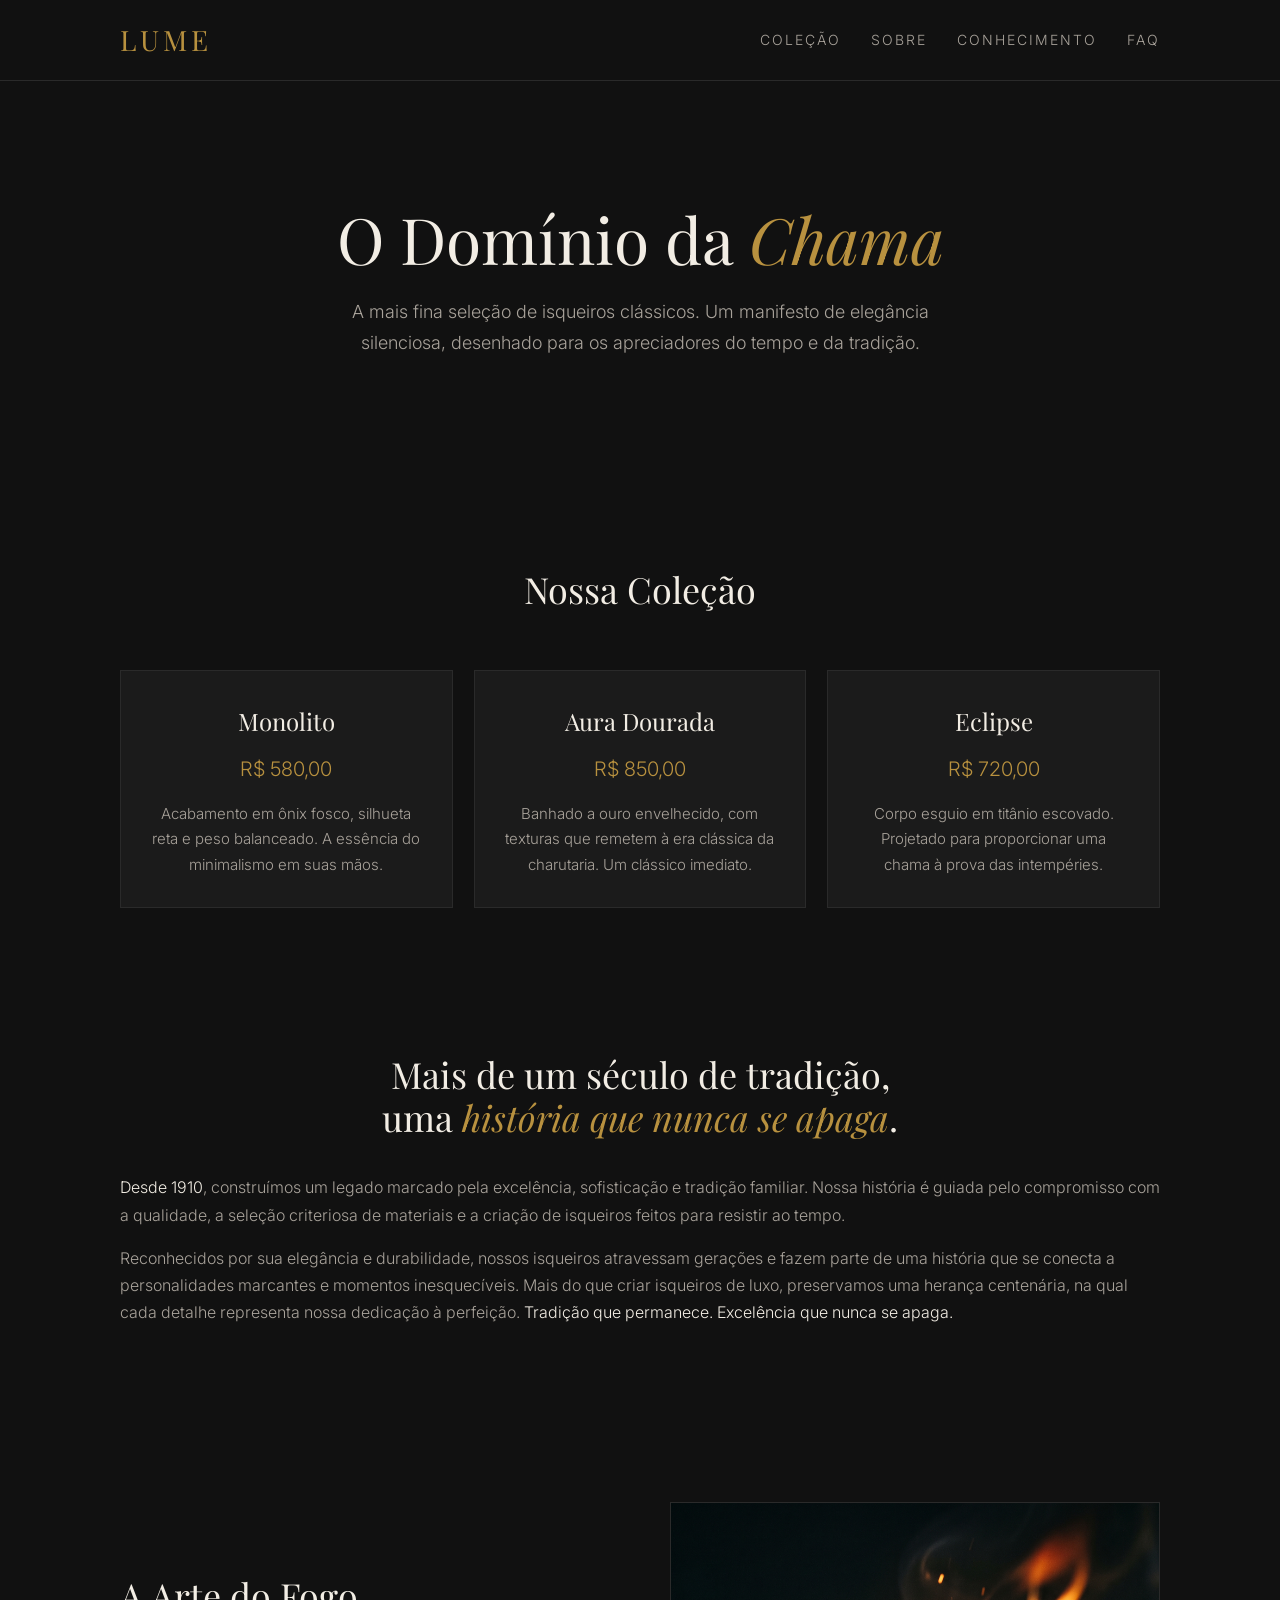
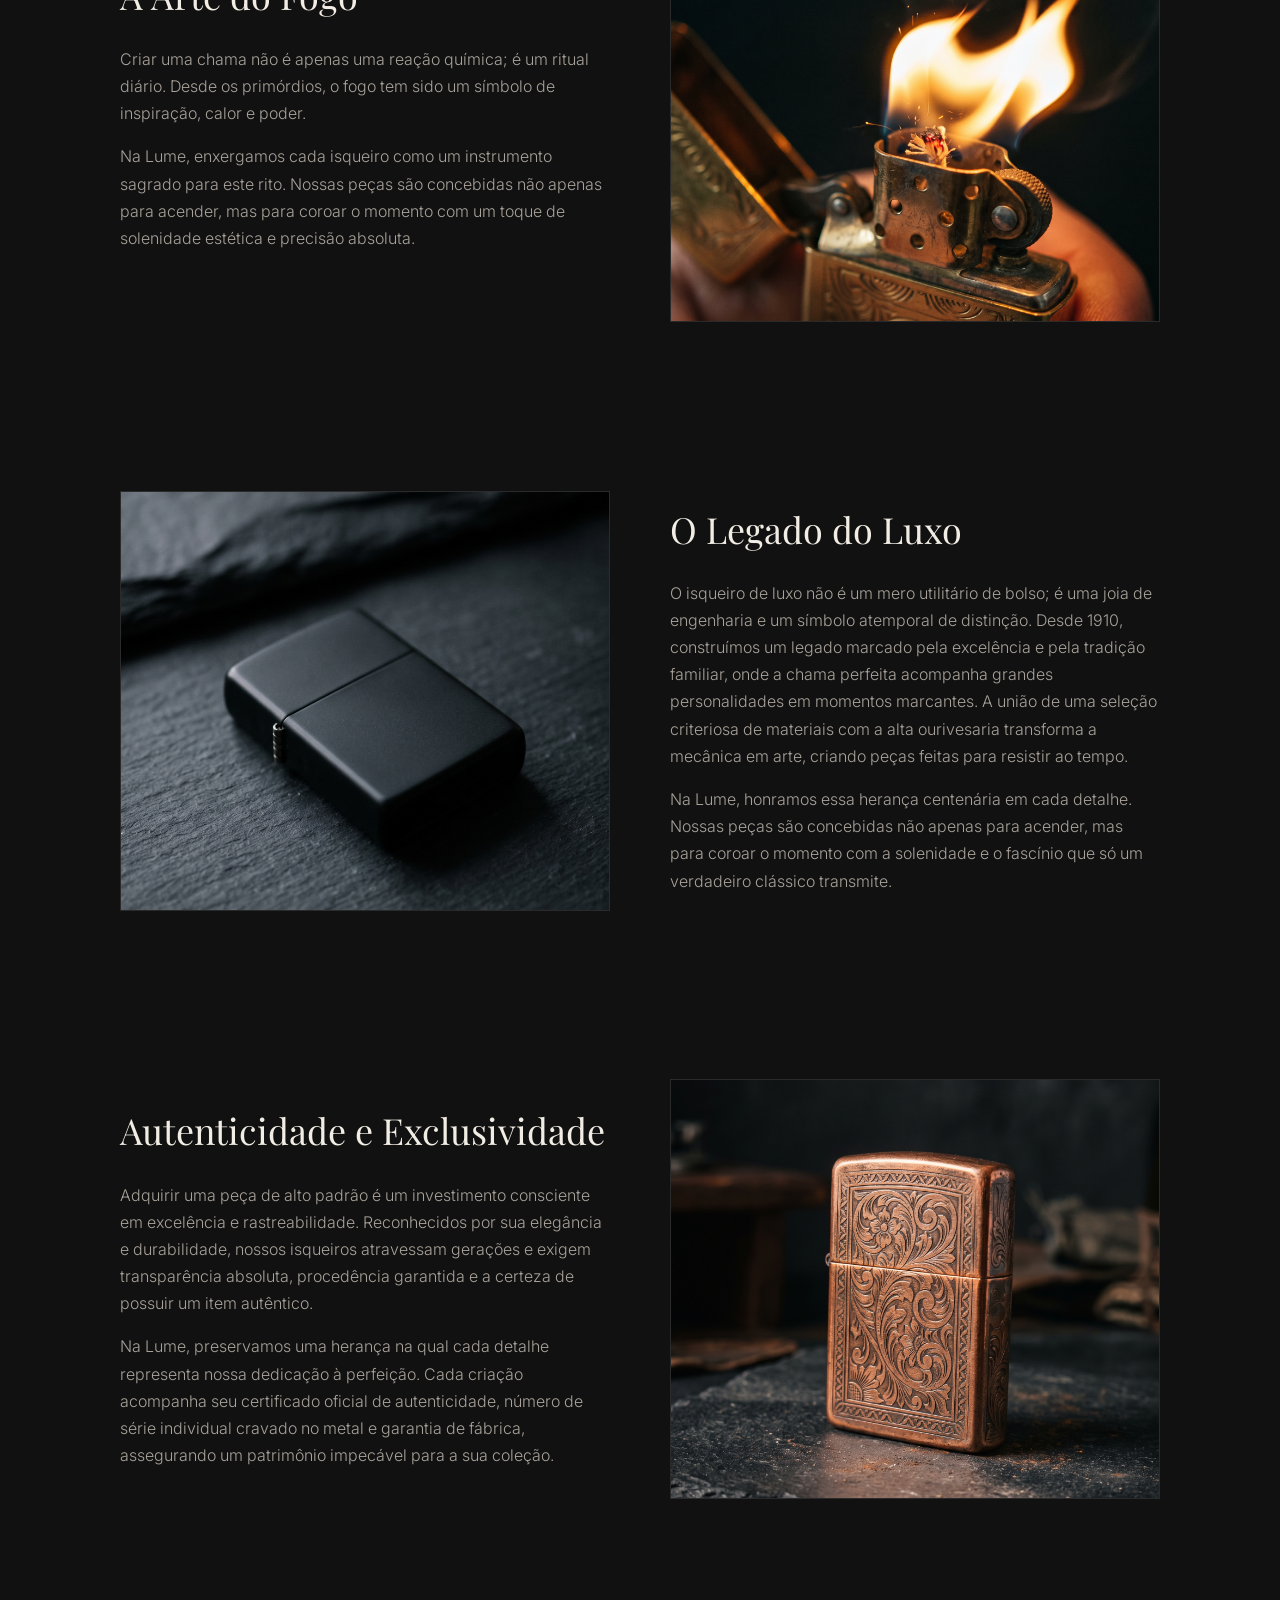
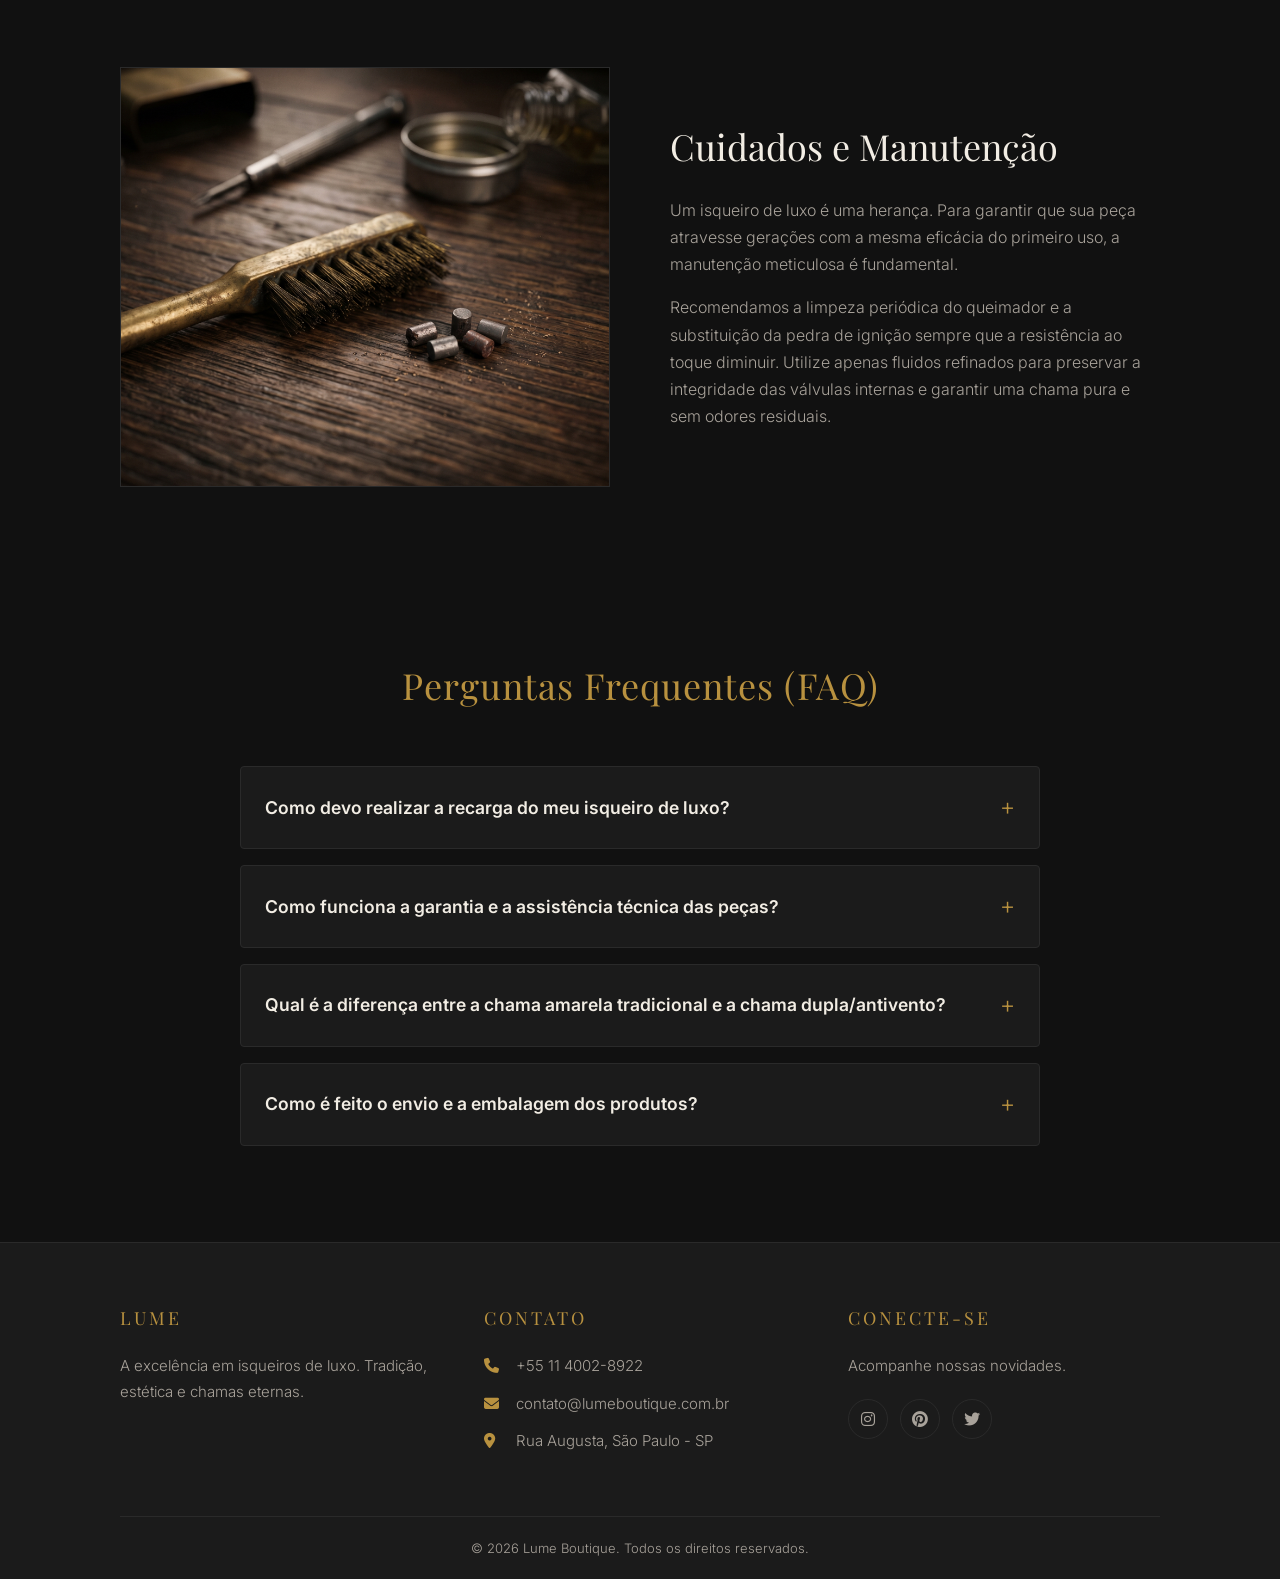
<file: index.html>
<!DOCTYPE html>
<html lang="pt-BR">

<head>
    <meta charset="UTF-8">
    <meta name="viewport" content="width=device-width, initial-scale=1.0">
    <title>Lume | Isqueiros de Luxo</title>
    <link rel="preconnect" href="https://fonts.googleapis.com">
    <link rel="preconnect" href="https://fonts.gstatic.com" crossorigin>
    <link href="https://fonts.googleapis.com/css2?family=Playfair+Display:wght@400;600&family=Inter:wght@300;400;500&display=swap" rel="stylesheet">
    <link rel="stylesheet" href="https://cdnjs.cloudflare.com/ajax/libs/font-awesome/6.5.1/css/all.min.css">
    <link rel="shortcut icon" href="./imagens/favicon.png" type="image/x-icon">
    <link rel="stylesheet" href="css/style.css">
</head>

<body>
    <header>
        <div class="container header-content">
            <a href="#" class="logo">Lume</a>
            <ul class="nav-links">
                <li><a href="#colecao">Coleção</a></li>
                <li><a href="#sobre">Sobre</a></li>
                <li><a href="#arte">Conhecimento</a></li>
                <li><a href="#faq">FAQ</a></li>
            </ul>
        </div>
    </header>

    <!-- Hero Section -->
    <section class="hero container">
        <h1>O Domínio da <span>Chama</span></h1>
        <p>A mais fina seleção de isqueiros clássicos. Um manifesto de elegância silenciosa, desenhado para os
            apreciadores do tempo e da tradição.</p>
    </section>

    <!-- Seção Coleção -->
    <section id="colecao" class="section-padding container">
        <h2 class="section-title">Nossa Coleção</h2>
        <div class="products-grid">

            <div class="product-card">
                <h3>Monolito</h3>
                <p class="price">R$ 580,00</p>
                <p class="desc">Acabamento em ônix fosco, silhueta reta e peso balanceado. A essência do minimalismo em
                    suas mãos.</p>
            </div>

            <div class="product-card">
                <h3>Aura Dourada</h3>
                <p class="price">R$ 850,00</p>
                <p class="desc">Banhado a ouro envelhecido, com texturas que remetem à era clássica da charutaria. Um
                    clássico imediato.</p>
            </div>

            <div class="product-card">
                <h3>Eclipse</h3>
                <p class="price">R$ 720,00</p>
                <p class="desc">Corpo esguio em titânio escovado. Projetado para proporcionar uma chama à prova das
                    intempéries.</p>
            </div>

        </div>
    </section>

    <!-- Seção: Sobre Nós -->
    <section id="sobre" class="section-padding container">
        <h2>Mais de um século de tradição,<br>uma <span>história que nunca se apaga</span>.</h2>
        <div class="content-row">
            <div class="content-text">
                <p><span>Desde 1910</span>, construímos um legado marcado pela excelência, sofisticação e tradição familiar. 
                    Nossa história é guiada pelo compromisso com a qualidade, a seleção criteriosa de materiais e 
                    a criação de isqueiros feitos para resistir ao tempo.</p>
                <p>Reconhecidos por sua elegância e durabilidade, nossos isqueiros atravessam gerações e fazem 
                    parte de uma história que se conecta a personalidades marcantes e momentos inesquecíveis.
                    Mais do que criar isqueiros de luxo, preservamos uma herança centenária, na qual cada detalhe
                    representa nossa dedicação à perfeição.
                    <span>Tradição que permanece. Excelência que nunca se apaga.</span></p>
            </div>
        </div>
    </section>

    <!-- Seção: A Arte do Fogo (Texto à esquerda, Imagem à direita) -->
    <section id="arte" class="section-padding container">
        <div class="content-row">
            <div class="content-text">
                <h2>A Arte do Fogo</h2>
                <p>Criar uma chama não é apenas uma reação química; é um ritual diário. Desde os primórdios, o fogo tem
                    sido um símbolo de inspiração, calor e poder.</p>
                <p>Na Lume, enxergamos cada isqueiro como um instrumento sagrado para este rito. Nossas peças são
                    concebidas não apenas para acender, mas para coroar o momento com um toque de solenidade estética e
                    precisão absoluta.</p>
            </div>
            <div class="content-image">
                <img src="imagens/imagem 2.jfif" alt="Isqueiro de luxo com a chama acesa">
            </div>
        </div>
    </section>

    <!-- Seção: O Legado do Luxo (Imagem à esquerda, Texto à direita) -->
    <section id="legado" class="section-padding container">
        <div class="content-row reverse">
            <div class="content-text">
                <h2>O Legado do Luxo</h2>
                <p>O isqueiro de luxo não é um mero utilitário de bolso; é uma joia de engenharia e um símbolo atemporal de distinção. Desde 1910, construímos um legado marcado pela excelência e pela tradição familiar, onde a chama perfeita acompanha grandes personalidades em momentos marcantes. A união de uma seleção criteriosa de materiais com a alta ourivesaria transforma a mecânica em arte, criando peças feitas para resistir ao tempo.</p>
                <p>Na Lume, honramos essa herança centenária em cada detalhe. Nossas peças são concebidas não apenas para acender, mas para coroar o momento com a solenidade e o fascínio que só um verdadeiro clássico transmite.</p>
            </div>
            <div class="content-image">
                <img src="imagens/imagem 4.jfif" alt="Isqueiro preto de luxo">
            </div>
        </div>
    </section>

    <!-- Seção: Autenticidade e Exclusividade (Texto à esquerda, Imagem à direita) -->
    <section id="autenticidade" class="section-padding container">
        <div class="content-row">
            <div class="content-text">
                <h2>Autenticidade e Exclusividade</h2>
                <p>Adquirir uma peça de alto padrão é um investimento consciente em excelência e rastreabilidade. Reconhecidos por sua elegância e durabilidade, nossos isqueiros atravessam gerações e exigem transparência absoluta, procedência garantida e a certeza de possuir um item autêntico.</p>
                <p>Na Lume, preservamos uma herança na qual cada detalhe representa nossa dedicação à perfeição. Cada criação acompanha seu certificado oficial de autenticidade, número de série individual cravado no metal e garantia de fábrica, assegurando um patrimônio impecável para a sua coleção.</p>
            </div>
            <div class="content-image">
                <img src="imagens/imagem 1.jfif" alt="Isqueiro de luxo sobre a mesa">
            </div>
        </div>
    </section>

    <!-- Seção: Cuidados e Manutenção (Imagem à esquerda, Texto à direita) -->
    <section id="manutencao" class="section-padding container">
        <div class="content-row reverse">
            <div class="content-text">
                <h2>Cuidados e Manutenção</h2>
                <p>Um isqueiro de luxo é uma herança. Para garantir que sua peça atravesse gerações com a mesma eficácia
                    do primeiro uso, a manutenção meticulosa é fundamental.</p>
                <p>Recomendamos a limpeza periódica do queimador e a substituição da pedra de ignição sempre que a
                    resistência ao toque diminuir. Utilize apenas fluidos refinados para preservar a integridade das
                    válvulas internas e garantir uma chama pura e sem odores residuais.</p>
            </div>
            <div class="content-image">
                <img src="imagens/imagem 3.jfif" alt="Escova para limpeza de isqueiro de luxo">
            </div>
        </div>
    </section>

    <!-- Seção: FAQ -->
    <section id="faq" class="faq-section section-padding container">
        <div class="faq-container">
            <h2 class="faq-title section-title">Perguntas Frequentes (FAQ)</h2>
            
            <details class="faq-item">
                <summary class="faq-question">Como devo realizar a recarga do meu isqueiro de luxo?</summary>
                <div class="faq-answer">
                    <p>Para preservar a engenharia interna e a pureza da chama, recomendamos utilizar exclusivamente gás butano premium de alta filtragem. Antes de recarregar, esvazie completamente o ar do reservatório pressionando suavemente a válvula de enchimento. Realize o abastecimento com o isqueiro virado para baixo e aguarde alguns minutos antes de acendê-lo, permitindo que o gás atinja a temperatura ideal.</p>
                </div>
            </details>

            <details class="faq-item">
                <summary class="faq-question">Como funciona a garantia e a assistência técnica das peças?</summary>
                <div class="faq-answer">
                    <p>Todos os nossos isqueiros acompanham certificado oficial de autenticidade e garantia de fábrica contra defeitos de fabricação. Oferecemos suporte completo e encaminhamento para serviços de manutenção especializada, assegurando que o seu item receba os cuidados de conservação adequados ao longo dos anos.</p>
                </div>
            </details>

            <details class="faq-item">
                <summary class="faq-question">Qual é a diferença entre a chama amarela tradicional e a chama dupla/antivento?</summary>
                <div class="faq-answer">
                    <p>A chama amarela suave é clássica, ideal para o acendimento diário e momentos de celebração indoor pela sua elegância e temperatura moderada. Já a chama dupla ou direcional (antivento) é projetada com precisão técnica para acender charutos de forma uniforme ou para ser utilizada em ambientes externos sem oscilações.</p>
                </div>
            </details>

            <details class="faq-item">
                <summary class="faq-question">Como é feito o envio e a embalagem dos produtos?</summary>
                <div class="faq-answer">
                    <p>Por normas de segurança no transporte, os isqueiros são enviados descarregados. Cada peça é cuidadosamente acomodada em seu estojo original de fábrica e envolvida em uma embalagem discreta e protegida, acompanhada de toda a documentação de autenticidade.</p>
                </div>
            </details>
        </div>
    </section>

    <!-- Rodapé -->
    <footer>
        <div class="container">
            <div class="footer-grid">

                <div class="footer-col">
                    <h4>Lume</h4>
                    <p>A excelência em isqueiros de luxo. Tradição, estética e chamas eternas.</p>
                </div>

                <div class="footer-col">
                    <h4>Contato</h4>
                    <ul>
                        <li><i class="fa-solid fa-phone"></i> +55 11 4002-8922</li>
                        <li><i class="fa-solid fa-envelope"></i> contato@lumeboutique.com.br</li>
                        <li><i class="fa-solid fa-location-dot"></i> Rua Augusta, São Paulo - SP</li>
                    </ul>
                </div>

                <div class="footer-col">
                    <h4>Conecte-se</h4>
                    <p>Acompanhe nossas novidades.</p>
                    <div class="social-links">
                        <a href="#"><i class="fa-brands fa-instagram"> </i></a>
                        <a href="#"><i class="fa-brands fa-pinterest"> </i></a>
                        <a href="#"><i class="fa-brands fa-twitter"> </i></a>
                    </div>
                </div>

            </div>

            <div class="copyright">
                <p>&copy; 2026 Lume Boutique. Todos os direitos reservados.</p>
            </div>
        </div>
    </footer>

</body>

</html>
</file>
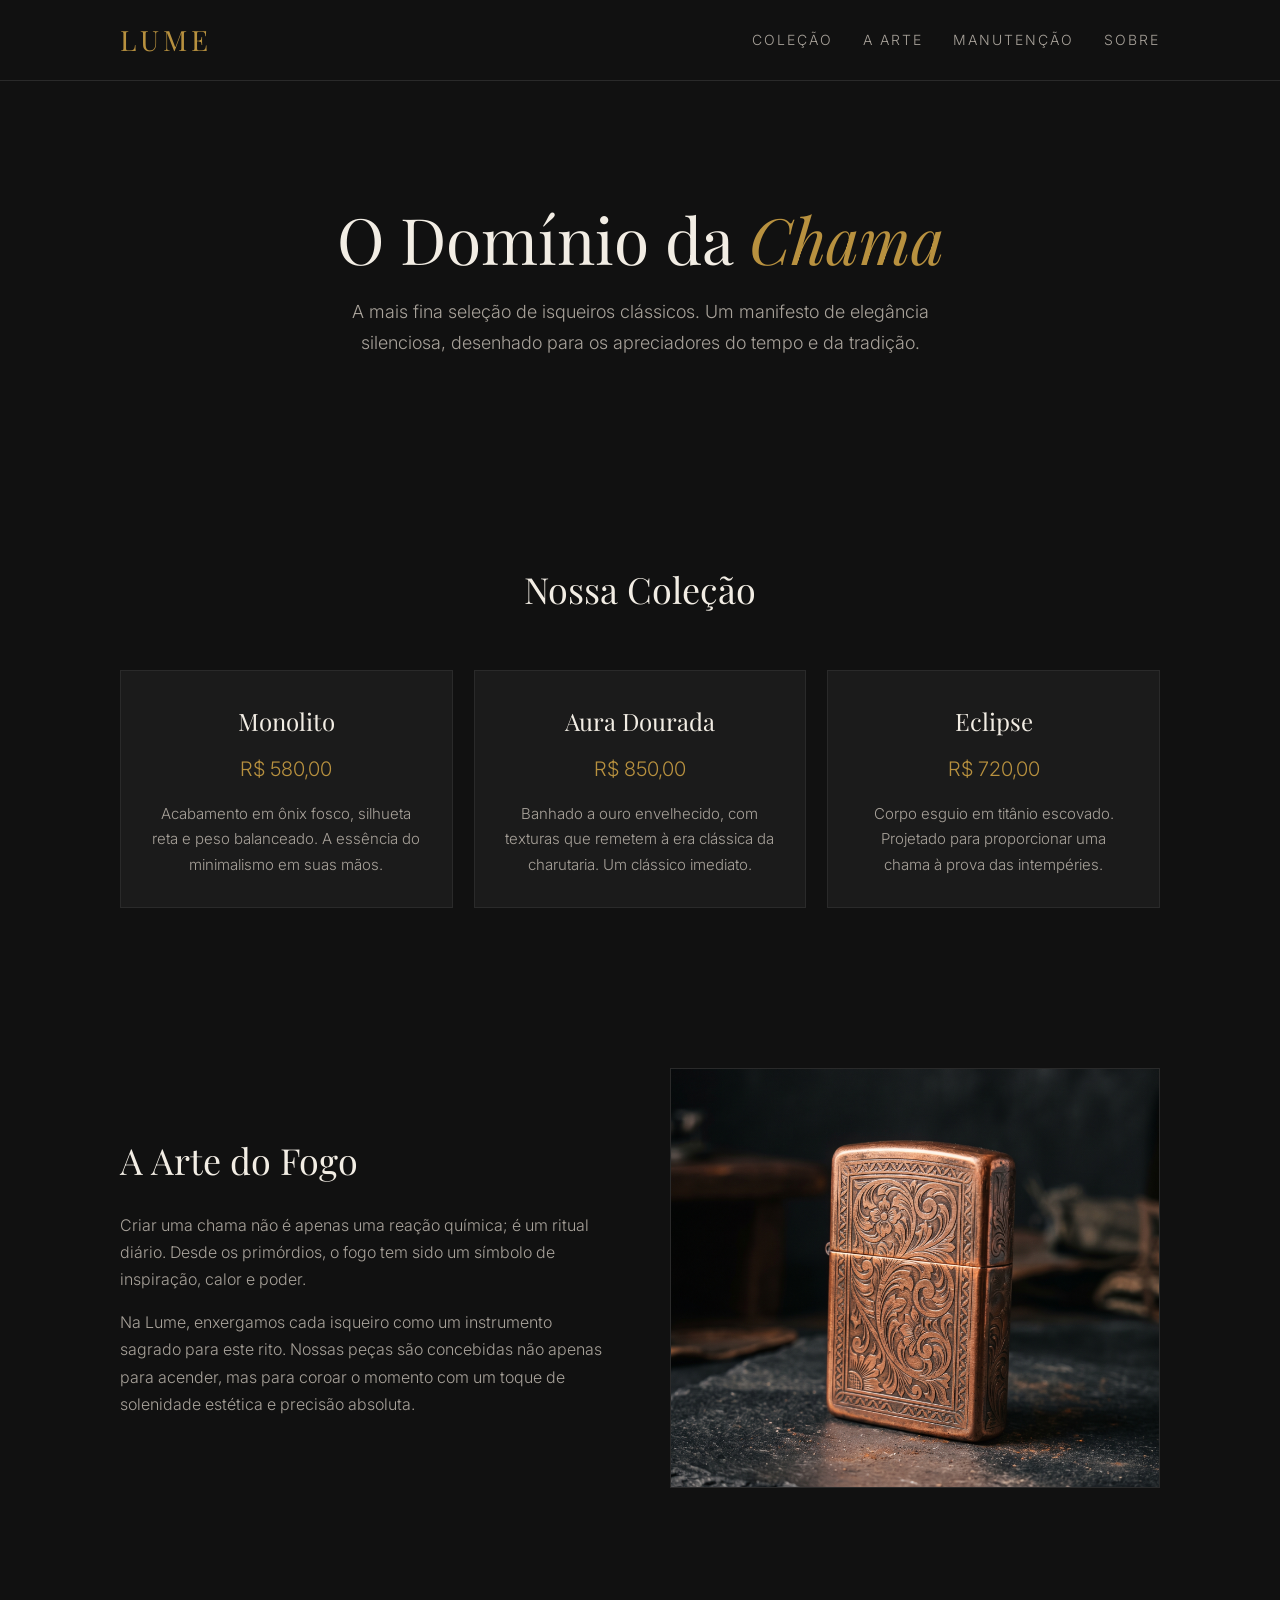
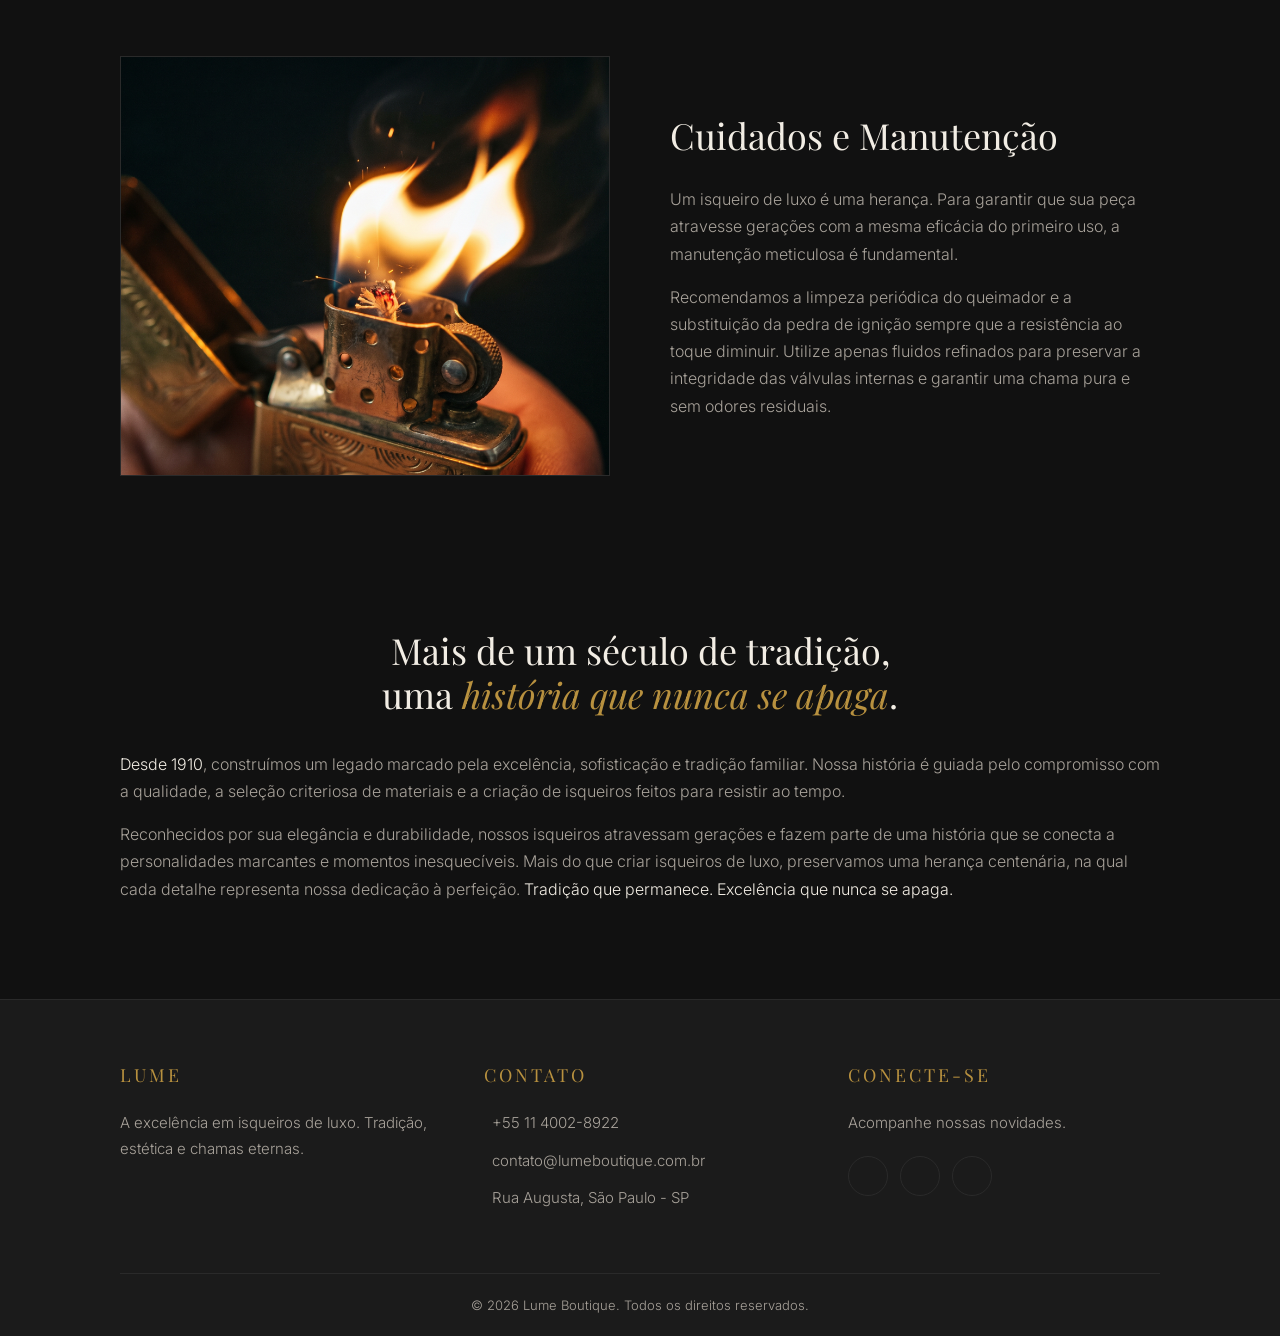
<file: Projeto/index.html>
<!DOCTYPE html>
<html lang="pt-BR">

<head>
    <meta charset="UTF-8">
    <meta name="viewport" content="width=device-width, initial-scale=1.0">
    <title>Lume | Isqueiros de Luxo</title>
    <link rel="preconnect" href="https://fonts.googleapis.com">
    <link rel="preconnect" href="https://fonts.gstatic.com" crossorigin>
    <link
        href="https://fonts.googleapis.com/css2?family=Playfair+Display:wght@400;600&family=Inter:wght@300;400;500&display=swap"
        rel="stylesheet">
    <link rel="stylesheet" href="css/style.css">
</head>

<body>
    <header>
        <div class="container header-content">
            <a href="#" class="logo">Lume</a>
            <ul class="nav-links">
                <li><a href="#colecao">Coleção</a></li>
                <li><a href="#arte">A Arte</a></li>
                <li><a href="#manutencao">Manutenção</a></li>
                <li><a href="#sobre">Sobre</a></li>
            </ul>
        </div>
    </header>

    <!-- Hero Section -->
    <section class="hero container">
        <h1>O Domínio da <span>Chama</span></h1>
        <p>A mais fina seleção de isqueiros clássicos. Um manifesto de elegância silenciosa, desenhado para os
            apreciadores do tempo e da tradição.</p>
    </section>

    <!-- Seção Coleção -->
    <section id="colecao" class="section-padding container">
        <h2 class="section-title">Nossa Coleção</h2>
        <div class="products-grid">

            <div class="product-card">
                <h3>Monolito</h3>
                <p class="price">R$ 580,00</p>
                <p class="desc">Acabamento em ônix fosco, silhueta reta e peso balanceado. A essência do minimalismo em
                    suas mãos.</p>
            </div>

            <div class="product-card">
                <h3>Aura Dourada</h3>
                <p class="price">R$ 850,00</p>
                <p class="desc">Banhado a ouro envelhecido, com texturas que remetem à era clássica da charutaria. Um
                    clássico imediato.</p>
            </div>

            <div class="product-card">
                <h3>Eclipse</h3>
                <p class="price">R$ 720,00</p>
                <p class="desc">Corpo esguio em titânio escovado. Projetado para proporcionar uma chama à prova das
                    intempéries.</p>
            </div>

        </div>
    </section>

    <!-- Seção: A Arte do Fogo (Texto à esquerda, Imagem à direita) -->
    <section id="arte" class="section-padding container">
        <div class="content-row">
            <div class="content-text">
                <h2>A Arte do Fogo</h2>
                <p>Criar uma chama não é apenas uma reação química; é um ritual diário. Desde os primórdios, o fogo tem
                    sido um símbolo de inspiração, calor e poder.</p>
                <p>Na Lume, enxergamos cada isqueiro como um instrumento sagrado para este rito. Nossas peças são
                    concebidas não apenas para acender, mas para coroar o momento com um toque de solenidade estética e
                    precisão absoluta.</p>
            </div>
            <div class="content-image">
                <img src="imagens/imagem 1.jfif" alt="Isqueiro de luxo com a chama acesa">
            </div>
        </div>
    </section>

    <!-- Seção: Cuidados e Manutenção (Imagem à esquerda, Texto à direita) -->
    <section id="manutencao" class="section-padding container">
        <div class="content-row reverse">
            <div class="content-text">
                <h2>Cuidados e Manutenção</h2>
                <p>Um isqueiro de luxo é uma herança. Para garantir que sua peça atravesse gerações com a mesma eficácia
                    do primeiro uso, a manutenção meticulosa é fundamental.</p>
                <p>Recomendamos a limpeza periódica do queimador e a substituição da pedra de ignição sempre que a
                    resistência ao toque diminuir. Utilize apenas fluidos refinados para preservar a integridade das
                    válvulas internas e garantir uma chama pura e sem odores residuais.</p>
            </div>
            <div class="content-image">
                <img src="imagens/imagem 2.jfif" alt="Isqueiro de luxo sobre a mesa">
            </div>
        </div>
    </section>

    <!-- Seção: Sobre Nós -->
    <section id="sobre" class="section-padding container">
        <h2>Mais de um século de tradição,<br>uma <span>história que nunca se apaga</span>.</h2>
        <div class="content-row">
            <div class="content-text">
                <p><span>Desde 1910</span>, construímos um legado marcado pela excelência, sofisticação e tradição familiar. 
                    Nossa história é guiada pelo compromisso com a qualidade, a seleção criteriosa de materiais e 
                    a criação de isqueiros feitos para resistir ao tempo.</p>
                <p>Reconhecidos por sua elegância e durabilidade, nossos isqueiros atravessam gerações e fazem 
                    parte de uma história que se conecta a personalidades marcantes e momentos inesquecíveis.
                    Mais do que criar isqueiros de luxo, preservamos uma herança centenária, na qual cada detalhe
                    representa nossa dedicação à perfeição.
                    <span>Tradição que permanece. Excelência que nunca se apaga.</span></p>
            </div>
        </div>
    </section>

    <!-- Rodapé -->
    <footer>
        <div class="container">
            <div class="footer-grid">

                <div class="footer-col">
                    <h4>Lume</h4>
                    <p>A excelência em isqueiros de luxo. Tradição, estética e chamas eternas.</p>
                </div>

                <div class="footer-col">
                    <h4>Contato</h4>
                    <ul>
                        <li><i class="fa-solid fa-phone"></i> +55 11 4002-8922</li>
                        <li><i class="fa-solid fa-envelope"></i> contato@lumeboutique.com.br</li>
                        <li><i class="fa-solid fa-location-dot"></i> Rua Augusta, São Paulo - SP</li>
                    </ul>
                </div>

                <div class="footer-col">
                    <h4>Conecte-se</h4>
                    <p>Acompanhe nossas novidades.</p>
                    <div class="social-links">
                        <a href="#"><i class="fa-brands fa-instagram"> </i></a>
                        <a href="#"><i class="fa-brands fa-pinterest"> </i></a>
                        <a href="#"><i class="fa-brands fa-twitter"> </i></a>
                    </div>
                </div>

            </div>

            <div class="copyright">
                <p>&copy; 2026 Lume Boutique. Todos os direitos reservados.</p>
            </div>
        </div>
    </footer>

</body>

</html>
</file>
<file: css/style.css>
/* 
============= STYLE GUIDE =============
Cores:
       USO       |    COR    | VARIÁVEL
----------------------------------------
  Fundo:         |  #111111  | c-bg
  Fundo do card: |  #1b1b1b  | c-bgcard
  Borda:         |  #2a2a2a  | c-border
  Dourado:       |  #b8913f  | c-gold
  Texto:         |  #f2ede4  | c-text
  Texto suave:   |  #a8a29a  | c-text2
----------------------------------------
Fontes:
  Títulos: Playfair Display
  Textos:  Inter
======================================== 
*/

/* ========== VAR COLORS ========== */
:root {
  --c-bg: #111111;
  --c-bgcard: #1b1b1b;
  --c-border: #2a2a2a;
  --c-gold: #b8913f;
  --c-text: #f2ede4;
  --c-text2: #a8a29a;
}

/* 
========================== 
          BASE 
========================== 
*/
/* Scroll-Bar Custom */
body::-webkit-scrollbar {
  width: 12px;             
}

body::-webkit-scrollbar-track {
  background: var(--c-bgcard);       
}

body::-webkit-scrollbar-thumb {
  background-color: var(--c-gold);   
  border-radius: 20px;       
  border: 3px solid var(--c-bgcard);  
}

* {
    margin: 0;
    padding: 0;
    box-sizing: border-box;
}

html {
    scroll-behavior: smooth;
}

body {
    background-color: var(--c-bg);
    color: var(--c-text);
    font-family: 'Inter', sans-serif;
    font-weight: 300;
    line-height: 1.7;
}

h1, h2, h3, h4 {
    font-family: 'Playfair Display', serif;
    font-weight: 400;
}

a {
    text-decoration: none;
    color: var(--c-text);
}

ul {
    list-style: none;
}

/* 
=================================== 
       Classes Reutilizáveis
=================================== 
*/
.container {
    width: 100%;
    max-width: 1100px;
    margin: 0 auto;
    padding: 0 30px;
}

.section-padding {
    padding-top: 80px;
    padding-bottom: 80px;
}

.section-title {
    font-size: 36px;
    text-align: center;
    margin-bottom: 50px;
}

/* 
========================== 
          HEADER 
========================== 
*/
header {
    position: sticky;
    top: 0;
    z-index: 100;
    background-color: var(--c-bg);
    border-bottom: 1px solid #2a2a2a;
}

.header-content {
    display: flex;
    justify-content: space-between;
    align-items: center;
    padding-top: 16px;
    padding-bottom: 16px;
}

.logo {
    font-family: 'Playfair Display', serif;
    font-size: 28px;
    letter-spacing: 4px;
    text-transform: uppercase;
    color: var(--c-gold);
}

.nav-links {
    display: flex;
}

.nav-links li {
    margin-left: 30px;
}

.nav-links a {
    font-size: 14px;
    letter-spacing: 2px;
    text-transform: uppercase;
    color: var(--c-text2);
    transition: color 0.3s;
}

.nav-links a:hover {
    color: var(--c-gold);
}

/* 
========================== 
      SECTION - HERO 
========================== 
*/
.hero {
    display: flex;
    flex-direction: column;
    align-items: center;
    justify-content: center;
    text-align: center;
    padding-top: 120px;
    padding-bottom: 120px;
}

.hero h1 {
    font-size: 64px;
    line-height: 1.2;
    margin-bottom: 20px;
}

.hero h1 span {
    color: var(--c-gold);
    font-style: italic;
}

.hero p {
    max-width: 600px;
    color: var(--c-text2);
    font-size: 18px;
}

/* 
========================== 
    SECTION - COLEÇÃO 
========================== 
*/

.products-grid {
    display: flex;
    justify-content: space-between;
}

.product-card {
    width: 32%;
    background-color: var(--c-bgcard);
    border: 1px solid #2a2a2a;
    padding: 30px;
    text-align: center;
    transition: border-color 0.3s;
}

.product-card:hover {
    border-color: var(--c-gold);
}

.product-card h3 {
    font-size: 24px;
    margin-bottom: 10px;
}

.price {
    color: var(--c-gold);
    font-size: 20px;
    margin-bottom: 15px;
}

.desc {
    color: var(--c-text2);
    font-size: 15px;
}

/* 
========================== 
         SECTIONS 
    A ARTE / MANUTENÇÃO 
========================== 
*/
.content-row {
    display: flex;
    align-items: center;
    justify-content: space-between;
    gap: 60px;
}

/* inverte a ordem: imagem à esquerda, texto à direita */
.content-row.reverse {
    flex-direction: row-reverse;
}

.content-text {
    width: 50%;
}

.content-text h2 {
    font-size: 36px;
    margin-bottom: 20px;
}

.content-text p {
    color: var(--c-text2);
    margin-bottom: 16px;
}

.content-image {
    width: 50%;
}

.content-image img {
    width: 100%;
    height: 420px;
    object-fit: cover;
    border: 1px solid #2a2a2a;
}

/* 
========================== 
      SECTION - SOBRE
========================== 
*/
#sobre {
    padding-top: 65px;
    h2 {
        font-size: 36px;
        text-align: center;
        line-height: 1.2;
        margin-bottom: 35px;
        span {
            color: var(--c-gold);
            font-style: italic;
        }
    }
}

#sobre .content-text {
    width: 100%;
    span {
        color: var(--c-text);
    }
}

/* 
========================== 
      SECTION - FAQ
========================== 
*/

.faq-container {
    max-width: 800px;
    margin: 0 auto;
}

.faq-title {
    letter-spacing: 1px;
    color: var(--c-gold);
}

.faq-item {
    background-color: var(--c-bgcard);
    border: 1px solid var(--c-border);
    border-radius: 4px;
    margin-bottom: 16px;
    overflow: hidden;
    transition: border-color 0.3s ease;
}

.faq-item[open] {
    border-color: var(--c-gold);
}

.faq-question {
    padding: 20px 24px;
    font-size: 1.1rem;
    font-weight: 600;
    cursor: pointer;
    list-style: none;
    position: relative;
    display: flex;
    justify-content: space-between;
    align-items: center;
    color: var(--c-text);
}

.faq-question::-webkit-details-marker {
    display: none;
}

.faq-question::after {
    content: '+';
    font-size: 1.5rem;
    font-weight: 300;
    color: var(--c-gold);
    transition: transform 0.3s ease;
}

.faq-item[open] .faq-question::after {
    transform: rotate(45deg);
}

.faq-answer {
    padding: 0 24px 24px 24px;
    font-size: 0.95rem;
    line-height: 1.7;
    color: var(--c-text2);
    border-top: 1px solid var(--c-border);
    padding-top: 16px;
}

/* 
========================== 
          RODAPÉ 
========================== 
*/
footer {
    background-color: var(--c-bgcard);
    border-top: 1px solid #2a2a2a;
    padding-top: 60px;
}

.footer-grid {
    display: flex;
    justify-content: space-between;
}

.footer-col {
    width: 30%;
}

.footer-col h4 {
    font-size: 18px;
    letter-spacing: 3px;
    text-transform: uppercase;
    color: var(--c-gold);
    margin-bottom: 20px;
}

.footer-col p {
    color: var(--c-text2);
    font-size: 15px;
}

.footer-col li {
    color: var(--c-text2);
    font-size: 15px;
    margin-bottom: 12px;
}

.footer-col li i {
    color: var(--c-gold);
    width: 20px;
    margin-right: 8px;
}

/* ícones das redes sociais */
.social-links {
    display: flex;
    margin-top: 20px;
}

.social-links a {
    display: flex;
    align-items: center;
    justify-content: center;
    width: 40px;
    height: 40px;
    margin-right: 12px;
    border: 1px solid #2a2a2a;
    border-radius: 50%;
    color: var(--c-text2);
    transition: all 0.3s;
}

.social-links a:hover {
    border-color: var(--c-gold);
    color: var(--c-gold);
}

/* direitos autorais */
.copyright {
    text-align: center;
    margin-top: 50px;
    padding: 20px 0;
    border-top: 1px solid #2a2a2a;
    color: var(--c-text2);
    font-size: 13px; 
}
</file>
<file: Projeto/css/style.css>
/* 
============= STYLE GUIDE =============
Cores:
       USO       |    COR    | VARIÁVEL
----------------------------------------
  Fundo:         |  #111111  | c-bg
  Fundo do card: |  #1b1b1b  | c-bgcard
  Borda:         |  #2a2a2a  | c-border
  Dourado:       |  #b8913f  | c-gold
  Texto:         |  #f2ede4  | c-text
  Texto suave:   |  #a8a29a  | c-text2
----------------------------------------
Fontes:
  Títulos: Playfair Display
  Textos:  Inter
======================================== 
*/

/* ========== VAR COLORS ========== */
:root {
  --c-bg: #111111;
  --c-bgcard: #1b1b1b;
  --c-border: #2a2a2a;
  --c-gold: #b8913f;
  --c-text: #f2ede4;
  --c-text2: #a8a29a;
}

/* 
========================== 
          BASE 
========================== 
*/
/* Scroll-Bar Custom */
body::-webkit-scrollbar {
  width: 12px;             
}

body::-webkit-scrollbar-track {
  background: var(--c-bgcard);       
}

body::-webkit-scrollbar-thumb {
  background-color: var(--c-gold);   
  border-radius: 20px;       
  border: 3px solid var(--c-bgcard);  
}

* {
    margin: 0;
    padding: 0;
    box-sizing: border-box;
}

html {
    scroll-behavior: smooth;
}

body {
    background-color: var(--c-bg);
    color: var(--c-text);
    font-family: 'Inter', sans-serif;
    font-weight: 300;
    line-height: 1.7;
}

h1, h2, h3, h4 {
    font-family: 'Playfair Display', serif;
    font-weight: 400;
}

a {
    text-decoration: none;
    color: var(--c-text);
}

ul {
    list-style: none;
}

/* 
=================================== 
       Classes Reutilizáveis
=================================== 
*/
.container {
    width: 100%;
    max-width: 1100px;
    margin: 0 auto;
    padding: 0 30px;
}

.section-padding {
    padding-top: 80px;
    padding-bottom: 80px;
}

.section-title {
    font-size: 36px;
    text-align: center;
    margin-bottom: 50px;
}

/* 
========================== 
          HEADER 
========================== 
*/
header {
    position: sticky;
    top: 0;
    z-index: 100;
    background-color: var(--c-bg);
    border-bottom: 1px solid #2a2a2a;
}

.header-content {
    display: flex;
    justify-content: space-between;
    align-items: center;
    padding-top: 16px;
    padding-bottom: 16px;
}

.logo {
    font-family: 'Playfair Display', serif;
    font-size: 28px;
    letter-spacing: 4px;
    text-transform: uppercase;
    color: var(--c-gold);
}

.nav-links {
    display: flex;
}

.nav-links li {
    margin-left: 30px;
}

.nav-links a {
    font-size: 14px;
    letter-spacing: 2px;
    text-transform: uppercase;
    color: var(--c-text2);
    transition: color 0.3s;
}

.nav-links a:hover {
    color: var(--c-gold);
}

/* 
========================== 
      SECTION - HERO 
========================== 
*/
.hero {
    display: flex;
    flex-direction: column;
    align-items: center;
    justify-content: center;
    text-align: center;
    padding-top: 120px;
    padding-bottom: 120px;
}

.hero h1 {
    font-size: 64px;
    line-height: 1.2;
    margin-bottom: 20px;
}

.hero h1 span {
    color: var(--c-gold);
    font-style: italic;
}

.hero p {
    max-width: 600px;
    color: var(--c-text2);
    font-size: 18px;
}

/* 
========================== 
    SECTION - COLEÇÃO 
========================== 
*/

.products-grid {
    display: flex;
    justify-content: space-between;
}

.product-card {
    width: 32%;
    background-color: var(--c-bgcard);
    border: 1px solid #2a2a2a;
    padding: 30px;
    text-align: center;
    transition: border-color 0.3s;
}

.product-card:hover {
    border-color: var(--c-gold);
}

.product-card h3 {
    font-size: 24px;
    margin-bottom: 10px;
}

.price {
    color: var(--c-gold);
    font-size: 20px;
    margin-bottom: 15px;
}

.desc {
    color: var(--c-text2);
    font-size: 15px;
}

/* 
========================== 
         SECTIONS 
    A ARTE / MANUTENÇÃO 
========================== 
*/
.content-row {
    display: flex;
    align-items: center;
    justify-content: space-between;
    gap: 60px;
}

/* inverte a ordem: imagem à esquerda, texto à direita */
.content-row.reverse {
    flex-direction: row-reverse;
}

.content-text {
    width: 50%;
}

.content-text h2 {
    font-size: 36px;
    margin-bottom: 20px;
}

.content-text p {
    color: var(--c-text2);
    margin-bottom: 16px;
}

.content-image {
    width: 50%;
}

.content-image img {
    width: 100%;
    height: 420px;
    object-fit: cover;
    border: 1px solid #2a2a2a;
}

/* 
========================== 
      SECTION - SOBRE
========================== 
*/
#sobre {
    padding-top: 65px;
    h2 {
        font-size: 36px;
        text-align: center;
        line-height: 1.2;
        margin-bottom: 35px;
        span {
            color: var(--c-gold);
            font-style: italic;
        }
    }
}

#sobre .content-text {
    width: 100%;
    span {
        color: var(--c-text);
    }
}

/* 
========================== 
          RODAPÉ 
========================== 
*/
footer {
    background-color: var(--c-bgcard);
    border-top: 1px solid #2a2a2a;
    padding-top: 60px;
}

.footer-grid {
    display: flex;
    justify-content: space-between;
}

.footer-col {
    width: 30%;
}

.footer-col h4 {
    font-size: 18px;
    letter-spacing: 3px;
    text-transform: uppercase;
    color: var(--c-gold);
    margin-bottom: 20px;
}

.footer-col p {
    color: var(--c-text2);
    font-size: 15px;
}

.footer-col li {
    color: var(--c-text2);
    font-size: 15px;
    margin-bottom: 12px;
}

.footer-col li i {
    color: var(--c-gold);
    width: 20px;
    margin-right: 8px;
}

/* ícones das redes sociais */
.social-links {
    display: flex;
    margin-top: 20px;
}

.social-links a {
    display: flex;
    align-items: center;
    justify-content: center;
    width: 40px;
    height: 40px;
    margin-right: 12px;
    border: 1px solid #2a2a2a;
    border-radius: 50%;
    color: var(--c-text2);
    transition: all 0.3s;
}

.social-links a:hover {
    border-color: var(--c-gold);
    color: var(--c-gold);
}

/* direitos autorais */
.copyright {
    text-align: center;
    margin-top: 50px;
    padding: 20px 0;
    border-top: 1px solid #2a2a2a;
    color: var(--c-text2);
    font-size: 13px; 
}
</file>
